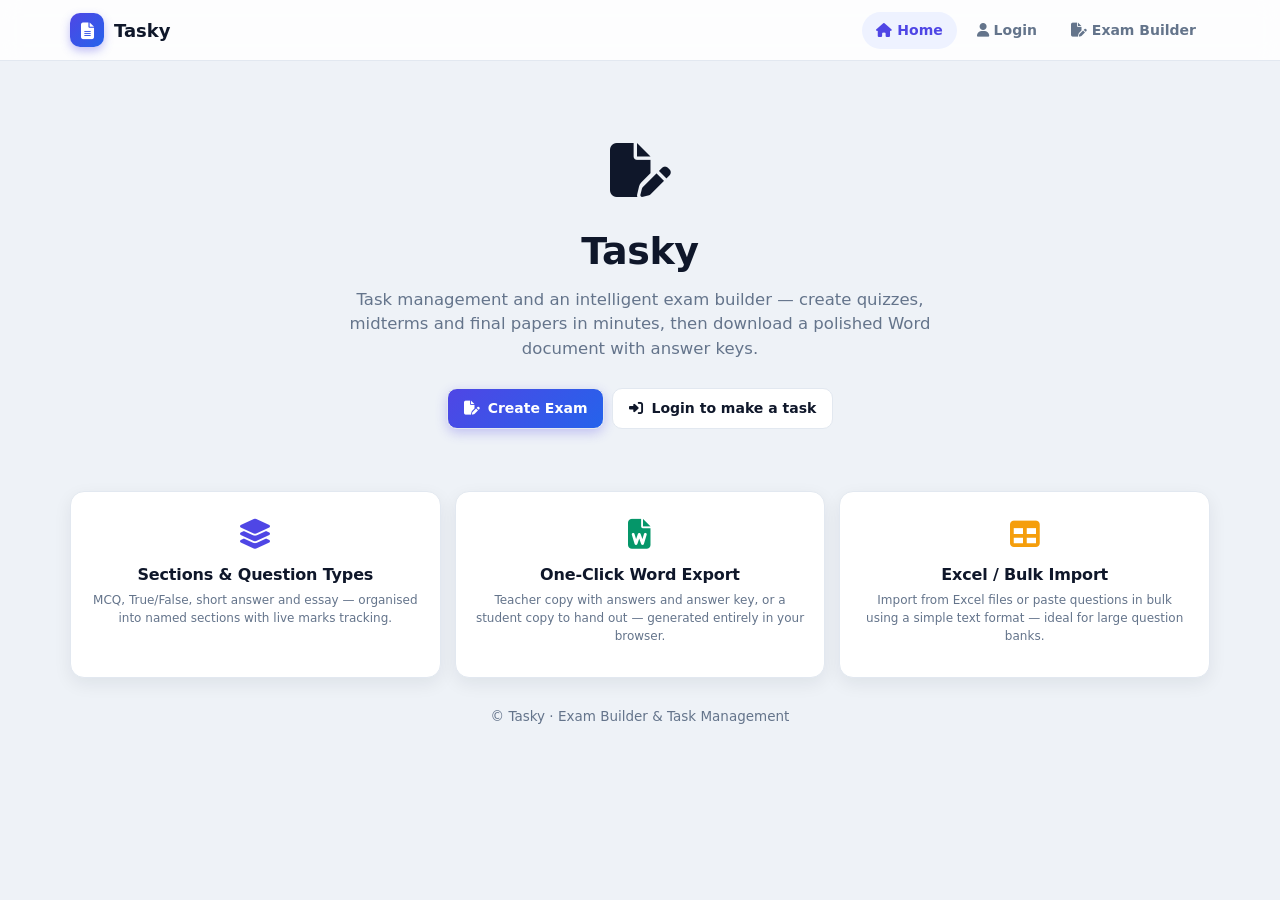
<file: index.html>
<!doctype html>
<html lang="en">
<head>
  <meta charset="utf-8" />
  <meta name="viewport" content="width=device-width,initial-scale=1" />
  <title>Tasky — Welcome</title>
  <link rel="stylesheet" href="assets/css/style.css?v=20260925.1">
  <link rel="stylesheet" href="https://cdnjs.cloudflare.com/ajax/libs/font-awesome/6.5.2/css/all.min.css">
</head>
<body>
  <header class="topnav">
    <div class="topnav-inner">
      <a class="brand" href="index.html">
        <span class="logo"><i class="fas fa-file-lines"></i></span>
        <span>Tasky</span>
      </a>
      <div class="spacer"></div>
      <nav class="nav-links">
        <a class="nav-link active" href="index.html"><i class="fas fa-home"></i> Home</a>
        <a class="nav-link hide-sm" href="login.html"><i class="fas fa-user"></i> Login</a>
        <a class="nav-link" href="create-exam.html"><i class="fas fa-file-pen"></i> Exam Builder</a>
      </nav>
    </div>
  </header>

  <main class="container">
    <div class="hero">
      <div class="hero-icon"><i class="fas fa-file-pen"></i></div>
      <h1>Tasky</h1>
      <p>Task management and an intelligent exam builder — create quizzes, midterms and final papers in minutes, then download a polished Word document with answer keys.</p>
      <div class="btn-row" style="justify-content:center">
        <a class="btn primary" href="create-exam.html"><i class="fas fa-file-pen"></i> Create Exam</a>
        <a class="btn" href="login.html"><i class="fas fa-right-to-bracket"></i> Login to make a task</a>
      </div>
    </div>

    <div class="feature-grid">
      <div class="panel" style="text-align:center">
        <div style="font-size:30px;margin-bottom:8px;color:var(--brand)"><i class="fas fa-layer-group"></i></div>
        <h3 style="font-size:16px">Sections &amp; Question Types</h3>
        <p class="hint" style="margin-top:6px">MCQ, True/False, short answer and essay — organised into named sections with live marks tracking.</p>
      </div>
      <div class="panel" style="text-align:center">
        <div style="font-size:30px;margin-bottom:8px;color:var(--ok)"><i class="fas fa-file-word"></i></div>
        <h3 style="font-size:16px">One-Click Word Export</h3>
        <p class="hint" style="margin-top:6px">Teacher copy with answers and answer key, or a student copy to hand out — generated entirely in your browser.</p>
      </div>
      <div class="panel" style="text-align:center">
        <div style="font-size:30px;margin-bottom:8px;color:var(--accent)"><i class="fas fa-table"></i></div>
        <h3 style="font-size:16px">Excel / Bulk Import</h3>
        <p class="hint" style="margin-top:6px">Import from Excel files or paste questions in bulk using a simple text format — ideal for large question banks.</p>
      </div>
    </div>

    <footer class="footer">© Tasky · Exam Builder &amp; Task Management</footer>
  </main>
</body>
</html>
</file>
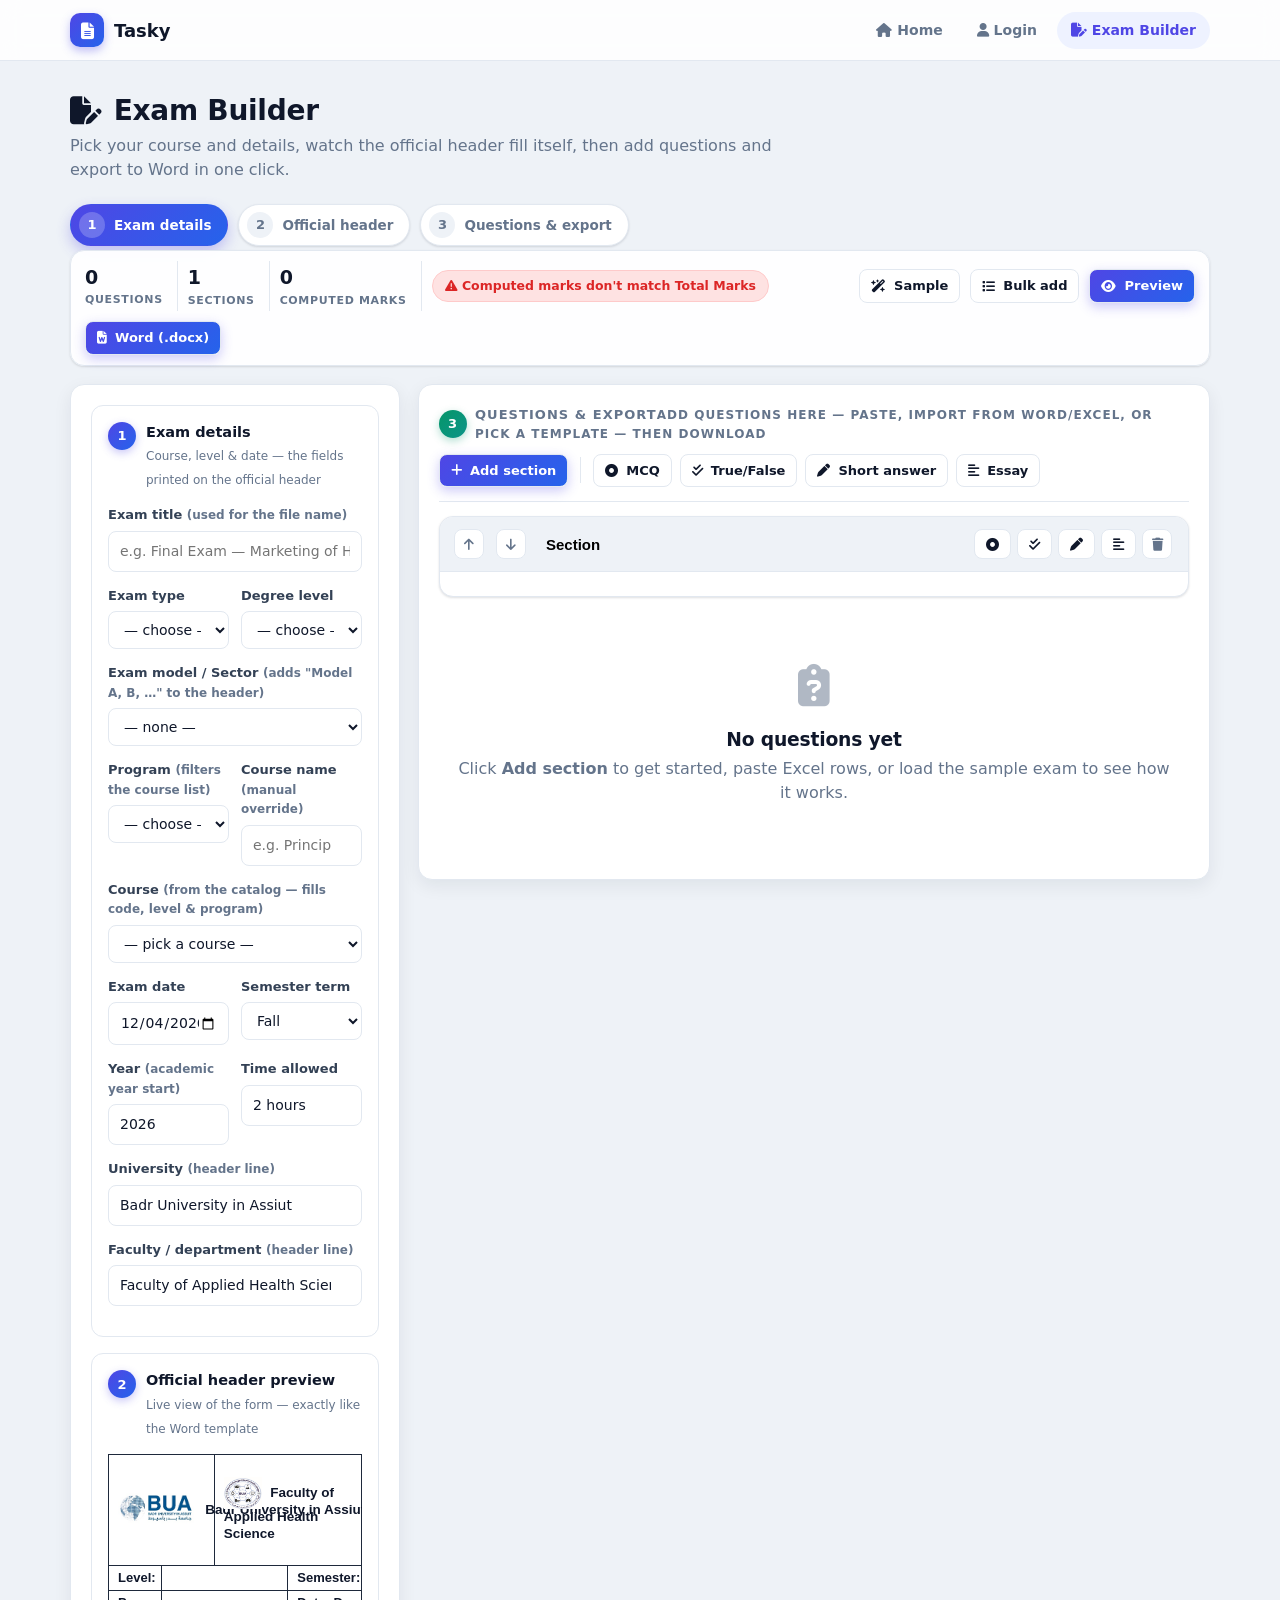
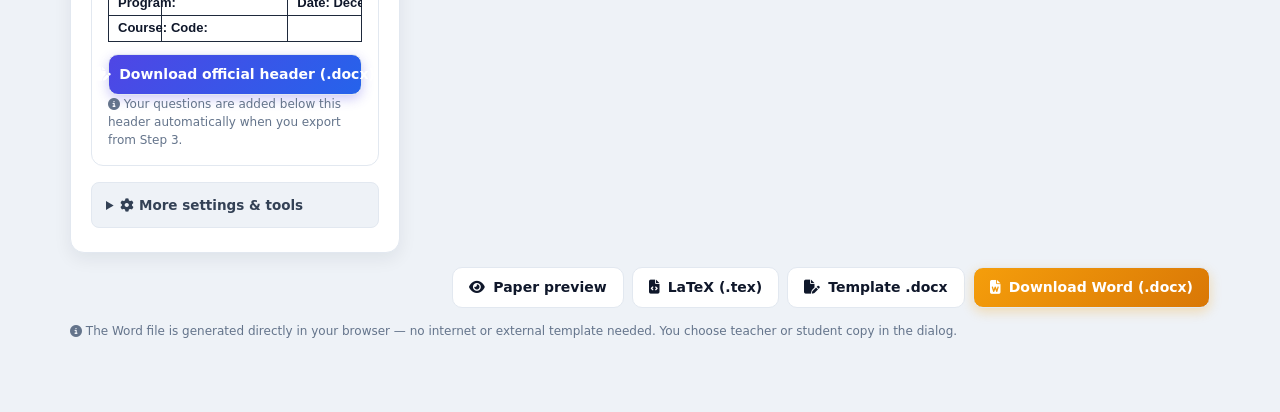
<file: create-exam.html>
<!doctype html>
<html lang="en">
<head>
  <meta charset="utf-8" />
  <meta name="viewport" content="width=device-width,initial-scale=1" />
  <title>Exam Builder — Tasky</title>
  <link rel="stylesheet" href="assets/css/style.css?v=20260925.3">
  <link rel="stylesheet" href="https://cdnjs.cloudflare.com/ajax/libs/font-awesome/6.5.2/css/all.min.css">
</head>
<body>
  <header class="topnav">
    <div class="topnav-inner">
      <a class="brand" href="index.html">
        <span class="logo"><i class="fas fa-file-lines"></i></span>
        <span>Tasky</span>
      </a>
      <div class="spacer"></div>
      <nav class="nav-links">
        <a class="nav-link hide-sm" href="index.html"><i class="fas fa-home"></i> Home</a>
        <a class="nav-link hide-sm" href="login.html"><i class="fas fa-user"></i> Login</a>
        <a class="nav-link active" href="create-exam.html"><i class="fas fa-file-pen"></i> Exam Builder</a>
      </nav>
    </div>
  </header>

  <main class="container">
    <div class="page-head">
      <h1><i class="fas fa-file-pen"></i> Exam Builder</h1>
      <p class="subtitle">Pick your course and details, watch the official header fill itself, then add questions and export to Word in one click.</p>
    </div>

    <div class="wizard-steps" aria-label="Builder steps">
      <div class="wz-step active" data-wz-target="wz-step-details"><b>1</b><span>Exam details</span></div>
      <div class="wz-step" data-wz-target="wz-step-header"><b>2</b><span>Official header</span></div>
      <div class="wz-step" data-wz-target="wz-step-questions"><b>3</b><span>Questions &amp; export</span></div>
    </div>

    <!-- Live summary -->
    <div class="summary-bar" id="summary-bar">
      <div class="stat"><b id="stat-questions">0</b><span>Questions</span></div>
      <div class="stat"><b id="stat-sections">1</b><span>Sections</span></div>
      <div class="stat"><b id="stat-marks">0</b><span>Computed marks</span></div>
      <div id="marks-warning" class="warn" style="display:none"><i class="fas fa-triangle-exclamation"></i> Computed marks don't match Total Marks</div>
      <div class="spacer"></div>
      <button type="button" class="btn small" data-open="sample"><i class="fas fa-wand-magic-sparkles"></i> Sample</button>
      <button type="button" class="btn small" data-open="bulk"><i class="fas fa-list"></i> Bulk add</button>
      <button type="button" class="btn small primary" data-open="preview"><i class="fas fa-eye"></i> Preview</button>
      <button type="button" class="btn small primary" id="download-word"><i class="fas fa-file-word"></i> Word (.docx)</button>
    </div>

    <div class="builder">
      <!-- ===================== SETTINGS (wizard steps 1-2) ===================== -->
      <aside class="panel" id="settings-panel">

        <!-- STEP 1 -->
        <div class="step-card" id="wz-step-details">
          <div class="step-card-head">
            <span class="step-badge">1</span>
            <div><b>Exam details</b><small>Course, level &amp; date — the fields printed on the official header</small></div>
          </div>

          <div class="field">
            <label>Exam title <small class="muted">(used for the file name)</small></label>
            <input type="text" id="exam-title" placeholder="e.g. Final Exam — Marketing of Healthcare">
          </div>

          <div class="grid-2">
            <div class="field">
              <label>Exam type</label>
              <select id="exam-type">
                <option value="">— choose —</option>
                <option>Quiz 1</option>
                <option>Quiz 2</option>
                <option>Quiz 3</option>
                <option>Midterm</option>
                <option>Practical 1</option>
                <option>Practical 2</option>
                <option>Practical</option>
                <option>Final</option>
                <option>Final Practical</option>
                <option>Other</option>
              </select>
            </div>
            <div class="field">
              <label>Degree level</label>
              <select id="wiz-level">
                <option value="">— choose —</option>
              </select>
              <input type="hidden" id="exam-level">
            </div>
          </div>

          <div class="field">
            <label>Exam model / Sector <small class="muted">(adds "Model A, B, …" to the header)</small></label>
            <select id="exam-model">
              <option value="">— none —</option>
              <option>A</option>
              <option>B</option>
              <option>C</option>
              <option>D</option>
              <option>E</option>
              <option>F</option>
            </select>
          </div>

          <div class="grid-2">
            <div class="field">
              <label>Program <small class="muted">(filters the course list)</small></label>
              <select id="exam-program">
                <option value="">— choose —</option>
                <option value="General">General</option>
                <option value="Technology of Critical Care">Critical</option>
                <option value="Radiology and Medical imaging">Radiology</option>
                <option value="Technology of Medical laboratory">Laboratory</option>
                <option value="Dental Laboratory Technology">Dental</option>
              </select>
            </div>
            <div class="field">
              <label>Course name <small class="muted">(manual override)</small></label>
              <input type="text" id="exam-course" list="dl-course" placeholder="e.g. Principles of Health Care Marketing">
            </div>
          </div>

          <div class="field">
            <label>Course <small class="muted">(from the catalog — fills code, level &amp; program)</small></label>
            <select id="wiz-course">
              <option value="">— pick a course —</option>
            </select>
          </div>

          <div class="grid-2">
            <div class="field">
              <label>Exam date</label>
              <input type="date" id="exam-date">
            </div>
            <div class="field">
              <label>Semester term</label>
              <select id="wiz-term">
                <option value="Fall">Fall</option>
                <option value="Spring">Spring</option>
                <option value="Summer">Summer</option>
              </select>
            </div>
          </div>

          <div class="grid-2">
            <div class="field">
              <label>Year <small class="muted">(academic year start)</small></label>
              <input type="number" id="wiz-year" min="2000" max="2100" step="1">
            </div>
            <div class="field">
              <label>Time allowed</label>
              <input type="text" id="exam-time" placeholder="e.g. 2 hours">
            </div>
          </div>

          <div class="field">
            <label>University <small class="muted">(header line)</small></label>
            <input type="text" id="exam-university" placeholder="e.g. Badr University in Assiut">
          </div>

          <div class="field">
            <label>Faculty / department <small class="muted">(header line)</small></label>
            <input type="text" id="exam-faculty" list="dl-dept" placeholder="e.g. Faculty of Technology of Applied Health Science">
          </div>
        </div>

        <!-- STEP 2 -->
        <div class="step-card" id="wz-step-header">
          <div class="step-card-head">
            <span class="step-badge">2</span>
            <div><b>Official header preview</b><small>Live view of the form — exactly like the Word template</small></div>
          </div>
          <div id="header-preview" class="hdr-prev-wrap"></div>
          <button type="button" class="btn primary" id="download-header" style="width:100%;margin-top:12px"><i class="fas fa-file-pen"></i> Download official header (.docx)</button>
          <p class="hint" style="margin-bottom:0"><i class="fas fa-circle-info"></i> Your questions are added below this header automatically when you export from Step&nbsp;3.</p>
        </div>

        <!-- MORE SETTINGS + TOOLS -->
        <details class="advanced more">
          <summary><i class="fas fa-gear"></i> More settings &amp; tools</summary>

          <div class="grid-2">
            <div class="field">
              <label>Course code</label>
              <input type="text" id="exam-code" list="dl-code" placeholder="e.g. PHM 3235">
            </div>
            <div class="field">
              <label>Department</label>
              <input type="text" id="exam-dept" list="dl-dept" placeholder="e.g. General">
            </div>
          </div>

          <div class="field">
            <label>Semester <small class="muted">(auto)</small></label>
            <input type="text" id="exam-semester" readonly placeholder="e.g. Fall 2025/2026 — from date + term">
          </div>

          <div class="grid-2">
            <div class="field">
              <label>Instructor name</label>
              <input type="text" id="exam-instructor" placeholder="e.g. Dr. John Smith">
            </div>
            <div class="field">
              <label>Duration (minutes)</label>
              <input type="number" id="exam-duration" min="1" value="60">
            </div>
          </div>

          <div class="field">
            <label>Total marks</label>
            <input type="number" id="exam-marks" min="1" value="100">
          </div>

          <div class="field">
            <label>Short instructions</label>
            <input type="text" id="exam-inst-short" value="Answer all questions. Write your name and student ID on every page.">
          </div>

          <div class="field">
            <label>Long instructions (optional)</label>
            <textarea id="exam-inst-long" rows="3" placeholder="Read all questions carefully. Manage your time. Show all workings…"></textarea>
          </div>

          <details class="advanced" style="margin-top:10px">
            <summary><i class="fas fa-sliders"></i> Advanced settings</summary>

            <label class="switch">
              <span>Include student name / ID fields on paper</span>
              <span><input type="checkbox" id="opt-student-fields" checked><span class="track"></span></span>
            </label>
            <p class="hint" id="final-hint" style="display:none;margin-top:-4px"><i class="fas fa-circle-info"></i> This is a <b>Final</b> exam — name/ID fields stay hidden automatically (anonymity).</p>

            <label class="switch">
              <span>Print instructions on the paper</span>
              <span><input type="checkbox" id="opt-instructions" checked><span class="track"></span></span>
            </label>

            <label class="switch">
              <span>Include a separate answer-key page (teacher copy)</span>
              <span><input type="checkbox" id="opt-answer-key" checked><span class="track"></span></span>
            </label>

            <label class="switch">
              <span>Shuffle option order when exporting (per question)</span>
              <span><input type="checkbox" id="opt-shuffle"><span class="track"></span></span>
            </label>

            <div class="field" style="margin-top:10px">
              <label>Paper size</label>
              <select id="opt-paper">
                <option value="a4">A4</option>
                <option value="letter">US Letter</option>
              </select>
            </div>
          </details>

          <div class="btn-row" style="margin-top:16px">
            <button type="button" class="btn small" data-open="catalog"><i class="fas fa-book-open"></i> Courses…</button>
            <button type="button" class="btn small" data-open="template"><i class="fas fa-file-import"></i> Template…</button>
            <button type="button" class="btn small" id="load-docx"><i class="fas fa-file-word"></i> Import .docx…</button>
            <input type="file" id="docx-file" accept=".docx" hidden>
            <button type="button" class="btn small" id="load-excel"><i class="fas fa-file-excel"></i> Excel…</button>
            <input type="file" id="excel-file" accept=".xlsx,.xls" hidden>
            <button type="button" class="btn small ghost" data-open="saved"><i class="fas fa-floppy-disk"></i> Saved</button>
            <button type="button" class="btn small ghost" data-open="json"><i class="fas fa-code"></i> JSON</button>
            <button type="button" class="btn small ghost" id="clear-all"><i class="fas fa-broom"></i> Clear</button>
          </div>

          <datalist id="dl-dept"></datalist>
          <datalist id="dl-course"></datalist>
          <datalist id="dl-code"></datalist>
          <datalist id="dl-semester"></datalist>
          <datalist id="dl-levels"></datalist>
        </details>
      </aside>

      <!-- ===================== QUESTIONS (STEP 3) ===================== -->
      <section class="panel" id="wz-step-questions">
        <div class="panel-title step3-head" style="margin-bottom:10px">
          <span class="step-badge">3</span>
          <div><b>Questions &amp; export</b><small>Add questions here — paste, import from Word/Excel, or pick a template — then download</small></div>
        </div>

        <div class="toolbar">
          <button type="button" class="btn small primary" id="add-section"><i class="fas fa-plus"></i> Add section</button>
          <div class="divider"></div>
          <button type="button" class="btn small" data-add-question="mcq"><i class="fas fa-circle-dot"></i> MCQ</button>
          <button type="button" class="btn small" data-add-question="tf"><i class="fas fa-check-double"></i> True/False</button>
          <button type="button" class="btn small" data-add-question="short"><i class="fas fa-pen"></i> Short answer</button>
          <button type="button" class="btn small" data-add-question="essay"><i class="fas fa-align-left"></i> Essay</button>
        </div>

        <div id="sections"></div>
        <div class="empty" id="empty-state" style="display:none">
          <div class="icon"><i class="fas fa-clipboard-question"></i></div>
          <h3>No questions yet</h3>
          <p>Click <b>Add section</b> to get started, paste Excel rows, or load the sample exam to see how it works.</p>
        </div>
      </section>
    </div>

    <div class="btn-row no-print" style="justify-content:flex-end">
      <button type="button" class="btn" id="preview"><i class="fas fa-eye"></i> Paper preview</button>
      <button type="button" class="btn" id="download-tex" title="Generate a LaTeX header form from the current exam settings"><i class="fas fa-file-code"></i> LaTeX (.tex)</button>
      <button type="button" class="btn" id="download-tpl" title="Generate the current exam on the bundled Word header form — keeps its logo and layout, fills time allowed, exam type, department, course and code, then adds the questions"><i class="fas fa-file-pen"></i> Template .docx</button>
      <button type="button" class="btn accent" id="download-word"><i class="fas fa-file-word"></i> Download Word (.docx)</button>
    </div>
    <p class="hint no-print"><i class="fas fa-circle-info"></i> The Word file is generated directly in your browser — no internet or external template needed. You choose teacher or student copy in the dialog.</p>
  </main>

  <!-- Preview modal -->
  <div class="modal-overlay" id="modal-preview">
    <div class="modal wide">
      <div class="modal-head">
        <h3><i class="fas fa-eye"></i> Paper preview</h3>
        <button type="button" class="icon-btn" data-close><i class="fas fa-xmark"></i></button>
      </div>
      <div class="modal-body">
        <div id="preview-paper"><!-- rendered paper --></div>
      </div>
      <div class="modal-actions">
        <button type="button" class="btn" data-close><i class="fas fa-xmark"></i> Close</button>
        <button type="button" class="btn" id="print-preview"><i class="fas fa-print"></i> Print</button>
      </div>
    </div>
  </div>

  <!-- Word export dialog -->
  <div class="modal-overlay" id="modal-word">
    <div class="modal">
      <div class="modal-head">
        <h3><i class="fas fa-file-word"></i> Download Word (.docx)</h3>
        <button type="button" class="icon-btn" data-close><i class="fas fa-xmark"></i></button>
      </div>
      <div class="modal-body">
        <label class="switch">
          <span><b>Teacher copy</b><br><small class="muted">Includes correct answers, marks &amp; answer key</small></span>
          <span><input type="radio" name="copy-type" id="copy-teacher" checked><span class="track"></span></span>
        </label>
        <label class="switch">
          <span><b>Student copy</b><br><small>Questions only — for printing and distributing</small></span>
          <span><input type="radio" name="copy-type" id="copy-student"><span class="track"></span></span>
        </label>
      </div>
      <div class="modal-actions">
        <button type="button" class="btn" data-close><i class="fas fa-xmark"></i> Cancel</button>
        <button type="button" class="btn primary" id="download-word-go"><i class="fas fa-download"></i> Download</button>
      </div>
    </div>
  </div>

  <!-- JSON dialog -->
  <div class="modal-overlay" id="modal-json">
    <div class="modal">
      <div class="modal-head">
        <h3><i class="fas fa-code"></i> Exam JSON</h3>
        <button type="button" class="icon-btn" data-close><i class="fas fa-xmark"></i></button>
      </div>
      <div class="modal-body">
        <p class="hint" style="margin-top:0">Copy to backup or paste back to restore an exam.</p>
        <textarea id="json-area" rows="12" class="mono" style="width:100%"></textarea>
      </div>
      <div class="modal-actions">
        <button type="button" class="btn" id="copy-json"><i class="fas fa-copy"></i> Copy</button>
        <button type="button" class="btn" id="download-json"><i class="fas fa-download"></i> Download .json</button>
        <button type="button" class="btn primary" id="import-json"><i class="fas fa-file-import"></i> Import from above</button>
      </div>
    </div>
  </div>

  <!-- Saved exams dialog -->
  <div class="modal-overlay" id="modal-saved">
    <div class="modal">
      <div class="modal-head">
        <h3><i class="fas fa-floppy-disk"></i> Saved exams</h3>
        <button type="button" class="icon-btn" data-close><i class="fas fa-xmark"></i></button>
      </div>
      <div class="modal-body">
        <div class="modal-actions" style="justify-content:flex-start;margin-top:0">
          <button type="button" class="btn primary small" id="save-exam"><i class="fas fa-floppy-disk"></i> Save current exam</button>
        </div>
        <div class="saved-list" id="saved-list"></div>
      </div>
    </div>
  </div>

  <!-- Bulk add dialog -->
  <div class="modal-overlay" id="modal-bulk">
    <div class="modal">
      <div class="modal-head">
        <h3><i class="fas fa-list"></i> Bulk add questions</h3>
        <button type="button" class="icon-btn" data-close><i class="fas fa-xmark"></i></button>
      </div>
      <div class="modal-body">
        <p class="hint" style="margin-top:0">Paste questions from any external source — the app reads each one and adds it as <b>MCQ</b>, <b>True/False</b>, <b>Short answer</b> or <b>Essay</b> automatically. Separate questions with a blank line (or number them <code>1.</code> <code>2.</code>). Old-style markers still work too.</p>
        <textarea id="bulk-area" rows="10" style="width:100%" placeholder="What is 2+2?
A. 2
B. 4
C. 6
D. 8
Answer: B

Water boils at 100 degree Celsius. True or False?
Answer: True

Define marketing mix.
Answer: The 4 Ps: product, price, place, promotion.

Explain the pricing strategies in healthcare. Use examples."></textarea>
        <div class="bulk-example small">
          <b>Detected automatically</b><br>
          options <code>A.</code>–<code>D.</code> = MCQ &nbsp;·&nbsp; <b>true / false</b> text = True/False &nbsp;·&nbsp; with <code>Answer:</code> = Short answer &nbsp;·&nbsp; long text/&ldquo;explain&rdquo; = Essay<br>
          <b>Still supported</b><br>
          <code>?</code> MCQ &nbsp;·&nbsp; <code>T:</code>/<code>F:</code> true-false &nbsp;·&nbsp; <code>SA:</code> short &nbsp;·&nbsp; <code>E:</code> essay &nbsp;·&nbsp; <code>* B</code> answer &nbsp;·&nbsp; <code>marks: 2</code>
        </div>
      </div>
      <div class="modal-actions">
        <button type="button" class="btn" data-close><i class="fas fa-xmark"></i> Cancel</button>
        <button type="button" class="btn primary" id="bulk-apply"><i class="fas fa-check"></i> Add to exam</button>
      </div>
    </div>
  </div>

  <!-- Sample confirm dialog -->
  <div class="modal-overlay" id="modal-sample">
    <div class="modal">
      <div class="modal-head">
        <h3><i class="fas fa-wand-magic-sparkles"></i> Load sample exam</h3>
        <button type="button" class="icon-btn" data-close><i class="fas fa-xmark"></i></button>
      </div>
      <div class="modal-body">
        <p>This replaces your <b>current questions and settings</b> with a ready-to-edit sample exam (marketing theme). Continue?</p>
      </div>
      <div class="modal-actions">
        <button type="button" class="btn" data-close>Cancel</button>
        <button type="button" class="btn primary" id="sample-apply">Load sample</button>
      </div>
    </div>
  </div>

  <!-- Course catalog dialog -->
  <div class="modal-overlay" id="modal-catalog">
    <div class="modal">
      <div class="modal-head">
        <h3><i class="fas fa-book-open"></i> Course catalog</h3>
        <button type="button" class="icon-btn" data-close><i class="fas fa-xmark"></i></button>
      </div>
      <div class="modal-body">
        <p class="hint" style="margin-top:0">Pick a course from <b>courses.xlsx</b> — this automatically fills the course name, code, department, semester and degree level fields.</p>
        <div class="grid-2">
          <div class="field">
            <label>Department</label>
            <select id="cat-dept"><option value="">— all —</option></select>
          </div>
          <div class="field">
            <label>Degree level</label>
            <select id="cat-level"><option value="">— all —</option></select>
          </div>
        </div>
        <div class="grid-2">
          <div class="field">
            <label>Semester</label>
            <select id="cat-semester"><option value="">— all —</option></select>
          </div>
          <div class="field">
            <label>Course</label>
            <select id="cat-course"><option value="">— pick a course —</option></select>
          </div>
        </div>
      </div>
      <div class="modal-actions">
        <button type="button" class="btn" data-close><i class="fas fa-xmark"></i> Cancel</button>
        <button type="button" class="btn primary" id="catalog-apply"><i class="fas fa-check"></i> Apply to exam</button>
      </div>
    </div>
  </div>

  <!-- Template import dialog -->
  <div class="modal-overlay" id="modal-template">
    <div class="modal">
      <div class="modal-head">
        <h3><i class="fas fa-file-import"></i> Template exam</h3>
        <button type="button" class="icon-btn" data-close><i class="fas fa-xmark"></i></button>
      </div>
      <div class="modal-body" id="template-list">
        <p class="hint" style="margin-top:0">Bundled exam templates you can load into the builder and edit — or download the original file as-is.</p>
      </div>
      <div class="modal-actions">
        <button type="button" class="btn" data-close><i class="fas fa-xmark"></i> Close</button>
        <button type="button" class="btn primary" id="template-load"><i class="fas fa-file-import"></i> Load into builder &amp; edit</button>
      </div>
    </div>
  </div>

  <div class="toast" id="toast"></div>

  <script src="assets/vendor/pizzip.min.js?v=20260925.3"></script>
  <script src="assets/vendor/FileSaver.min.js?v=20260925.3"></script>
  <script src="assets/js/docx.js?v=20260925.3"></script>
  <script src="assets/js/courses-data.js?v=20260925.3"></script>
  <script src="assets/js/template-exam.js?v=20260925.3"></script>
  <script src="assets/js/create-exam.js?v=20260925.3"></script>
</body>
</html>
</file>
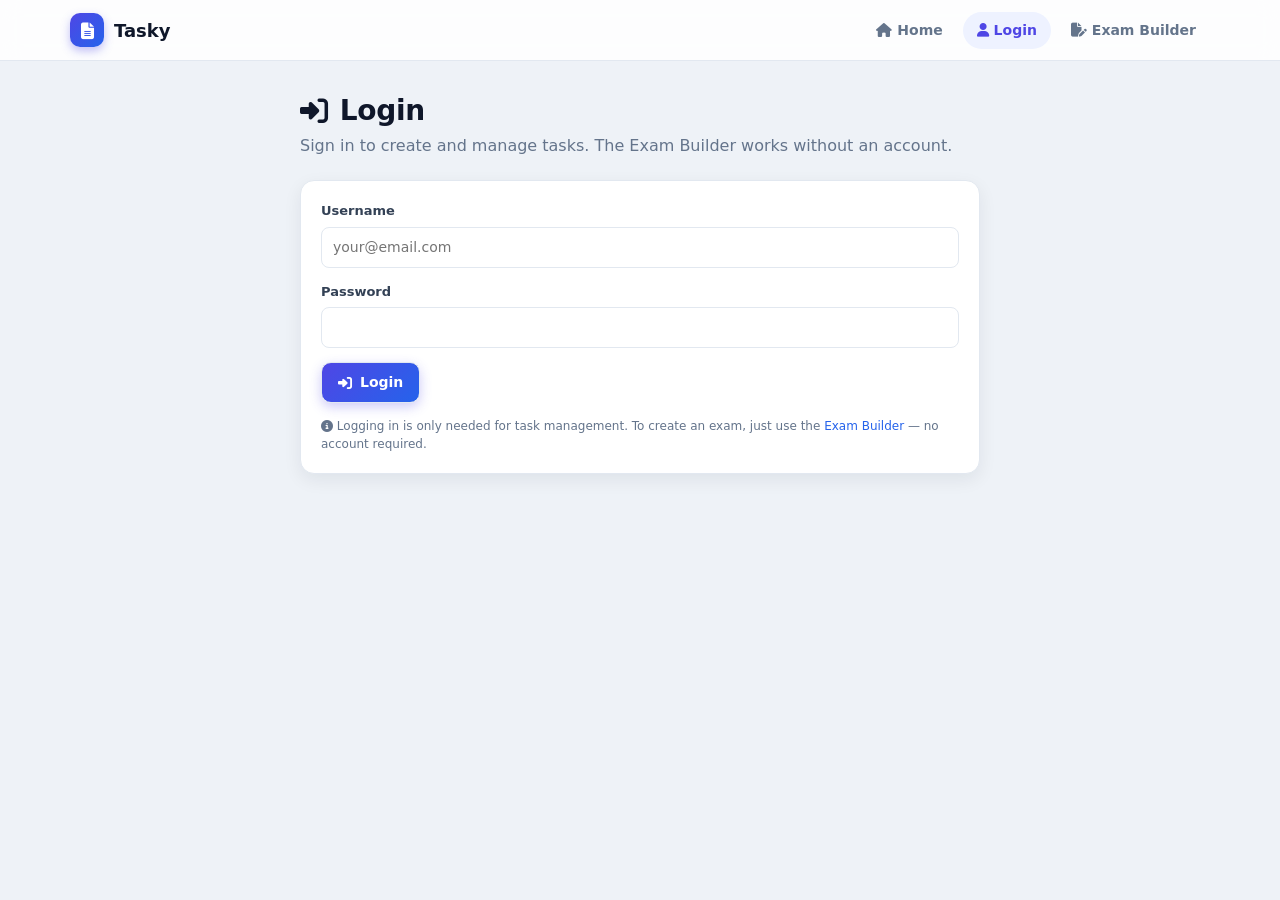
<file: login.html>
<!doctype html>
<html lang="en">
<head>
  <meta charset="utf-8" />
  <meta name="viewport" content="width=device-width,initial-scale=1" />
  <title>Login — Tasky</title>
  <link rel="stylesheet" href="assets/css/style.css?v=20260925.1">
  <link rel="stylesheet" href="https://cdnjs.cloudflare.com/ajax/libs/font-awesome/6.5.2/css/all.min.css">
</head>
<body>
  <header class="topnav">
    <div class="topnav-inner">
      <a class="brand" href="index.html">
        <span class="logo"><i class="fas fa-file-lines"></i></span>
        <span>Tasky</span>
      </a>
      <div class="spacer"></div>
      <nav class="nav-links">
        <a class="nav-link hide-sm" href="index.html"><i class="fas fa-home"></i> Home</a>
        <a class="nav-link active" href="login.html"><i class="fas fa-user"></i> Login</a>
        <a class="nav-link" href="create-exam.html"><i class="fas fa-file-pen"></i> Exam Builder</a>
      </nav>
    </div>
  </header>

  <main class="container narrow">
    <div class="page-head">
      <h1><i class="fas fa-right-to-bracket"></i> Login</h1>
      <p class="subtitle">Sign in to create and manage tasks. The Exam Builder works without an account.</p>
    </div>

    <div class="panel">
      <form id="login-form">
        <div class="field">
          <label for="username">Username</label>
          <input type="text" id="username" placeholder="your@email.com" required>
        </div>
        <div class="field">
          <label for="password">Password</label>
          <input type="password" id="password" required>
        </div>
        <div class="btn-row" style="margin-top:6px">
          <button type="submit" class="btn primary"><i class="fas fa-right-to-bracket"></i> Login</button>
        </div>
        <p class="hint" style="margin-top:12px;margin-bottom:0"><i class="fas fa-circle-info"></i> Logging in is only needed for task management. To create an exam, just use the <a href="create-exam.html">Exam Builder</a> — no account required.</p>
      </form>
    </div>
  </main>
</body>
</html>
</file>
<file: assets/css/style.css>
/* ============================================================
   Tasky — design system
   ============================================================ */
:root{
  --bg:#eef2f7;
  --card:#ffffff;
  --ink:#0f172a;
  --muted:#64748b;
  --line:#e2e8f0;
  --line-soft:#eef2f7;
  --brand:#4f46e5;
  --brand-2:#2563eb;
  --brand-soft:#eef2ff;
  --accent:#f59e0b;
  --accent-soft:#fef3c7;
  --ok:#059669;
  --ok-soft:#d1fae5;
  --danger:#dc2626;
  --danger-soft:#fee2e2;
  --info:#0891b2;
  --info-soft:#cffafe;
  --violet:#7c3aed;
  --radius:14px;
  --radius-sm:8px;
  --shadow-sm:0 1px 2px rgba(15,23,42,.06),0 1px 3px rgba(15,23,42,.08);
  --shadow:0 6px 18px rgba(15,23,42,.07);
  --shadow-lg:0 18px 40px rgba(15,23,42,.14);
  --max:1180px;
}
*{box-sizing:border-box}
html{-webkit-text-size-adjust:100%}
body{
  font-family:Inter,ui-sans-serif,system-ui,-apple-system,"Segoe UI",Roboto,"Helvetica Neue",Arial;
  background:var(--bg);
  color:var(--ink);
  margin:0;
  line-height:1.5;
  -webkit-font-smoothing:antialiased;
}
a{color:var(--brand-2);text-decoration:none}
a:hover{text-decoration:underline}
h1,h2,h3{margin:0;line-height:1.25;letter-spacing:-.01em}
p{margin:0 0 12px}
code,.mono{font-family:ui-monospace,SFMono-Regular,Menlo,Consolas,monospace;font-size:.92em}

/* ---------- Top navigation ---------- */
.topnav{
  position:sticky;top:0;z-index:40;
  background:rgba(255,255,255,.86);
  backdrop-filter:blur(10px);
  border-bottom:1px solid var(--line);
}
.topnav-inner{
  max-width:var(--max);margin:0 auto;padding:0 20px;
  height:60px;display:flex;align-items:center;gap:8px;
}
.brand{
  display:flex;align-items:center;gap:10px;font-weight:800;font-size:18px;color:var(--ink);
}
.brand:hover{text-decoration:none}
.brand .logo{
  width:34px;height:34px;border-radius:10px;flex:none;
  background:linear-gradient(135deg,var(--brand),var(--brand-2));
  display:grid;place-items:center;color:#fff;font-size:17px;
  box-shadow:0 4px 10px rgba(79,70,229,.35);
}
.topnav .spacer{flex:1}
.topnav .nav-links{display:flex;align-items:center;gap:6px}
.nav-link{
  padding:8px 14px;border-radius:999px;font-size:14px;font-weight:600;color:var(--muted);
}
.nav-link:hover{background:var(--line-soft);text-decoration:none;color:var(--ink)}
.nav-link.active{background:var(--brand-soft);color:var(--brand)}

/* ---------- Layout ---------- */
.container{max-width:var(--max);margin:0 auto;padding:26px 20px 60px}
.container.narrow{max-width:720px}
.page-head{margin:6px 0 22px}
.page-head h1{font-size:28px;display:flex;align-items:center;gap:12px}
.page-head .subtitle{color:var(--muted);margin:6px 0 0;max-width:720px}

/* ---------- Panels & cards ---------- */
.panel{
  background:var(--card);border:1px solid var(--line);border-radius:var(--radius);
  box-shadow:var(--shadow);padding:20px;
}
.panel-title{
  font-size:13px;font-weight:700;letter-spacing:.08em;text-transform:uppercase;
  color:var(--muted);margin:0 0 4px;display:flex;align-items:center;gap:8px;
}
.panel-sub{font-size:13px;color:var(--muted);margin:0 0 14px}
.card-grid{display:grid;gap:18px}
.grid-2{display:grid;grid-template-columns:repeat(2,minmax(0,1fr));gap:12px}

/* ---------- Buttons ---------- */
.btn{
  display:inline-flex;align-items:center;justify-content:center;gap:8px;
  padding:9px 16px;border-radius:10px;border:1px solid transparent;
  font:inherit;font-size:14px;font-weight:600;cursor:pointer;color:var(--ink);
  background:#fff;border-color:var(--line);white-space:nowrap;
  transition:background .15s,transform .05s,border-color .15s,box-shadow .15s;
}
.btn:hover{background:var(--line-soft);text-decoration:none}
.btn:active{transform:translateY(1px)}
.btn:disabled{opacity:.55;cursor:not-allowed}
.btn.primary{background:linear-gradient(135deg,var(--brand),var(--brand-2));color:#fff;box-shadow:0 4px 12px rgba(79,70,229,.28)}
.btn.primary:hover{background:linear-gradient(135deg,var(--brand-2),#1d4ed8);box-shadow:0 6px 16px rgba(79,70,229,.35)}
.btn.accent{background:linear-gradient(135deg,#f59e0b,#d97706);color:#fff;box-shadow:0 4px 12px rgba(245,158,11,.28)}
.btn.accent:hover{background:linear-gradient(135deg,#f59e0b,#b45309);box-shadow:0 6px 16px rgba(245,158,11,.35)}
.btn.danger{background:#fff;color:var(--danger);border-color:#fecaca}
.btn.danger:hover{background:var(--danger-soft);border-color:var(--danger)}
.btn.ghost{background:transparent;border-color:transparent;color:var(--muted)}
.btn.ghost:hover{background:var(--line-soft);color:var(--ink)}
.btn.small{padding:6px 11px;font-size:13px;border-radius:8px}
.btn.icon{padding:7px 9px}
.btn-row{display:flex;flex-wrap:wrap;gap:8px;align-items:center;margin:14px 0}
.icon-btn{
  width:30px;height:30px;border-radius:8px;border:1px solid var(--line);background:#fff;
  color:var(--muted);cursor:pointer;display:grid;place-items:center;font-size:13px;
  transition:all .15s;
}
.icon-btn:hover{background:var(--brand-soft);color:var(--brand);border-color:#c7d2fe}
.icon-btn.danger:hover{background:var(--danger-soft);color:var(--danger);border-color:#fecaca}

/* ---------- Forms ---------- */
.field{display:flex;flex-direction:column;gap:6px;margin-bottom:14px}
.field > label{font-size:13px;font-weight:600;color:#334155}
input[type=text],input[type=date],input[type=number],input[type=password],input[type=email],
textarea,select{
  width:100%;padding:9px 11px;border:1px solid var(--line);border-radius:var(--radius-sm);
  font:inherit;font-size:14px;color:var(--ink);background:#fff;outline:none;
  transition:border-color .15s,box-shadow .15s;
}
input:focus,textarea:focus,select:focus{
  border-color:var(--brand-2);box-shadow:0 0 0 3px rgba(37,99,235,.15);
}
textarea{resize:vertical}
input[type=file]{font-size:13px;color:var(--muted)}
input[type=checkbox]{accent-color:var(--brand);width:16px;height:16px}
.hint{font-size:12px;color:var(--muted)}
.muted{color:var(--muted)}
small{font-size:12px}
details.advanced{border:1px solid var(--line);border-radius:var(--radius-sm);padding:12px 14px;margin:16px 0;background:var(--line-soft)}
details.advanced summary{cursor:pointer;font-weight:600;font-size:13.5px;color:#334155;user-select:none}
details.advanced[open] summary{margin-bottom:12px}

/* toggle switch */
.switch{display:flex;align-items:center;gap:10px;justify-content:space-between;margin:10px 0;cursor:pointer}
.switch > span{font-size:14px;font-weight:500}
.switch input{position:absolute;opacity:0;pointer-events:none}
.track{width:40px;height:22px;border-radius:999px;background:#cbd5e1;position:relative;transition:background .2s;flex:none}
.track::after{content:"";position:absolute;top:2px;left:2px;width:18px;height:18px;border-radius:50%;background:#fff;box-shadow:0 1px 3px rgba(0,0,0,.25);transition:transform .2s}
.switch input:checked + .track{background:var(--brand)}
.switch input:checked + .track::after{transform:translateX(18px)}

/* ---------- Badges & chips ---------- */
.badge{
  display:inline-flex;align-items:center;gap:6px;padding:3px 10px;border-radius:999px;
  font-size:12px;font-weight:700;line-height:1.4;
}
.badge.mcq{background:var(--brand-soft);color:var(--brand)}
.badge.tf{background:var(--info-soft);color:var(--info)}
.badge.short{background:var(--accent-soft);color:#b45309}
.badge.essay{background:#f3e8ff;color:var(--violet)}
.badge.ok{background:var(--ok-soft);color:var(--ok)}
.badge.warn{background:var(--danger-soft);color:var(--danger)}
.chip{display:inline-flex;align-items:center;gap:6px;padding:4px 12px;border-radius:999px;background:var(--card);border:1px solid var(--line);font-size:13px;font-weight:600}

/* ---------- Summary bar ---------- */
.summary-bar{
  position:sticky;top:60px;z-index:30;
  display:flex;flex-wrap:wrap;align-items:center;gap:10px;
  background:rgba(255,255,255,.92);backdrop-filter:blur(8px);
  border:1px solid var(--line);border-radius:var(--radius);
  box-shadow:var(--shadow-sm);padding:10px 14px;margin:0 0 18px;
}
.summary-bar .stat{display:flex;flex-direction:column;gap:1px;padding:2px 14px 2px 0;border-right:1px solid var(--line)}
.summary-bar .stat:last-child{border-right:none}
.summary-bar .stat b{font-size:19px;font-weight:800}
.summary-bar .stat span{font-size:11px;text-transform:uppercase;letter-spacing:.06em;color:var(--muted);font-weight:700}
.summary-bar .warn{border:1px solid #fecaca;background:var(--danger-soft);color:var(--danger);
  padding:6px 12px;border-radius:999px;font-size:12.5px;font-weight:600}
.summary-bar .spacer{flex:1}

/* ---------- Builder layout ---------- */
.builder{display:grid;grid-template-columns:330px 1fr;gap:18px;align-items:start}
.toolbar{display:flex;flex-wrap:wrap;gap:8px;align-items:center;border-bottom:1px solid var(--line);padding-bottom:14px;margin-bottom:14px}
.toolbar .divider{width:1px;height:26px;background:var(--line);margin:0 4px}

/* ---------- Sections ---------- */
.section{border:1px solid var(--line);border-radius:var(--radius);margin-bottom:16px;background:#fff;overflow:hidden;box-shadow:var(--shadow-sm)}
.section-head{
  display:flex;align-items:center;gap:10px;padding:12px 14px;
  background:var(--line-soft);border-bottom:1px solid var(--line);
}
.section-head .icon-btn{margin-right:2px}
.section-title{
  flex:1;font-weight:700;font-size:15px;border:none;background:transparent;
  padding:6px 8px;border-radius:6px;
}
.section-title:hover{background:#fff}
.section-title:focus{background:#fff}
.section-body{padding:12px 14px}
.section-actions{display:flex;gap:6px;flex-wrap:wrap}

/* ---------- Question card ---------- */
.question-card{
  border:1px solid var(--line);border-radius:var(--radius-sm);
  padding:14px 14px 12px;margin-bottom:12px;background:#fff;
  transition:border-color .15s,box-shadow .15s;
}
.question-card:hover{border-color:#c7d2fe;box-shadow:var(--shadow-sm)}
.question-card.tf .q-text-area{background:var(--info-soft)}
.q-top{display:flex;gap:10px;align-items:flex-start;margin-bottom:10px}
.q-number{
  flex:none;width:26px;height:26px;border-radius:8px;background:var(--brand-soft);color:var(--brand);
  display:grid;place-items:center;font-size:13px;font-weight:800;margin-top:2px;
}
.q-text{
  flex:1;border:none;background:var(--line-soft);padding:8px 10px;border-radius:8px;
  font-size:14px;font-weight:600;
}
.q-text:focus{background:#fff}
.q-actions{display:flex;gap:4px;flex:none;opacity:.45;transition:opacity .15s}
.question-card:hover .q-actions{opacity:1}
.q-choices{display:grid;grid-template-columns:1fr 1fr;gap:8px;margin-bottom:10px}
.choice{display:flex;align-items:center;gap:8px}
.choice .key{
  flex:none;width:26px;height:26px;border-radius:8px;border:1px solid var(--line);
  display:grid;place-items:center;font-size:12.5px;font-weight:800;color:var(--muted);
  cursor:pointer;background:#fff;transition:all .15s;
}
.choice .key:hover{border-color:var(--brand-2);color:var(--brand)}
.choice .key.correct{background:var(--ok-soft);border-color:var(--ok);color:var(--ok)}
.choice input{padding:7px 9px;font-size:13.5px}
.q-foot{display:flex;gap:14px;align-items:center;flex-wrap:wrap}
.q-foot .marks{display:flex;align-items:center;gap:7px;font-size:13px;color:var(--muted)}
.q-foot .marks input{width:74px}
.q-foot .spacer{flex:1}
.q-answer-note{font-size:13px;font-weight:600;color:var(--ok)}
.tf-row{display:flex;gap:14px;align-items:center;margin-bottom:10px}
.tf-row label{display:flex;gap:8px;align-items:center;font-size:14px;cursor:pointer;font-weight:600}
.tf-row input{accent-color:var(--ok);width:18px;height:18px}
.q-model textarea{background:var(--ok-soft);border-color:#a7f3d0}

/* ---------- Empty state ---------- */
.empty{text-align:center;padding:42px 16px;color:var(--muted)}
.empty .icon{font-size:42px;margin-bottom:10px;opacity:.5}
.empty h3{margin-bottom:6px;color:var(--ink)}

/* ---------- Modal ---------- */
.modal-overlay{
  position:fixed;inset:0;background:rgba(15,23,42,.55);backdrop-filter:blur(4px);
  display:none;align-items:flex-start;justify-content:center;z-index:100;padding:40px 16px;overflow:auto;
}
.modal-overlay.open{display:flex}
.modal{
  background:#fff;border-radius:var(--radius);box-shadow:var(--shadow-lg);
  width:100%;max-width:640px;padding:22px;animation:pop .18s ease;
}
@keyframes pop{from{transform:translateY(8px) scale(.98);opacity:0}to{transform:none;opacity:1}}
.modal.wide{max-width:860px}
.modal-head{display:flex;align-items:center;justify-content:space-between;margin-bottom:14px}
.modal-head h3{font-size:19px}
.modal-body{font-size:14.5px}
.modal-actions{display:flex;gap:8px;justify-content:flex-end;margin-top:16px}

/* ---------- Print paper preview ---------- */
.paper{
  background:#fff;color:#111;font-family:Georgia,"Times New Roman",serif;
  box-shadow:var(--shadow);border:1px solid var(--line);border-radius:4px;
  padding:46px 52px;margin:6px 0;max-width:800px;
}
.paper .paper-head{text-align:center;margin-bottom:18px;border-bottom:2px solid #111;padding-bottom:14px}
.paper .paper-univ{font-size:16px;font-weight:800;letter-spacing:.4px;margin-bottom:4px}
.paper h2{margin:0;font-size:24px;letter-spacing:0}
.paper .paper-sub{font-size:14px;margin-top:6px}
.paper .paper-ident{display:flex;justify-content:space-between;gap:20px;margin:14px 0;font-size:14px}
.paper .paper-ident span{border-bottom:1px dotted #333;flex:1;margin-left:6px}
.paper .paper-inst{font-size:13px;margin:12px 0 18px;padding:10px 14px;border:1px solid #999;border-radius:4px;background:#fafafa}
.paper .paper-sec{font-weight:700;text-align:center;font-size:16px;margin:22px 0 12px;border-bottom:1px solid #555;padding-bottom:6px}
.paper .paper-q{margin:12px 0;font-size:14.5px}
.paper .paper-q .paper-options{margin:4px 0 2px 18px}
.paper .paper-q .paper-options div{margin:2px 0}
.paper .paper-ans{margin-left:18px;font-style:italic;color:#333;font-size:13px;margin-top:4px}
.paper .paper-blank{border-bottom:1px solid #111;height:22px;margin:6px 0}
.paper .answer-key .paper-ans{margin-left:0}
@media print{
  body{background:#fff}
  .topnav,.modal-actions,.no-print{display:none !important}
  .modal-overlay{position:static;background:none;padding:0;display:block;overflow:visible}
  .modal{box-shadow:none;max-width:none;padding:0}
  .modal.wide{max-width:none}
  .paper{box-shadow:none;border:none;max-width:none;padding:0;margin:0}
}

/* ---------- Toast ---------- */
.toast{
  position:fixed;bottom:22px;left:50%;transform:translate(-50%,80px);z-index:200;
  background:#0f172a;color:#fff;padding:11px 20px;border-radius:999px;font-size:14px;font-weight:600;
  box-shadow:var(--shadow-lg);opacity:0;transition:transform .25s,opacity .25s;max-width:92vw;
}
.toast.show{transform:translate(-50%,0);opacity:1}
.toast.success{background:var(--ok)}
.toast.error{background:var(--danger)}
.toast.info{background:#0f172a}

/* ---------- Saved list ---------- */
.saved-list{display:flex;flex-direction:column;gap:8px;margin-top:6px}
.saved-item{display:flex;align-items:center;gap:10px;padding:10px 12px;border:1px solid var(--line);border-radius:var(--radius-sm)}
.saved-item .meta{flex:1;min-width:0}
.saved-item .name{font-weight:600;font-size:14px;overflow:hidden;text-overflow:ellipsis;white-space:nowrap}
.saved-item .sub{font-size:12px;color:var(--muted)}

/* ---------- Misc ---------- */
.divider{height:1px;background:var(--line);margin:16px 0}
.bulk-example{background:var(--line-soft);border-radius:var(--radius-sm);padding:12px;font-size:12.5px;overflow:auto;margin-top:10px}
.output{background:#0b1220;color:#e6eef8;padding:12px;border-radius:6px;overflow:auto;font-size:12.5px}
.footer{color:var(--muted);font-size:13.5px;margin-top:28px;text-align:center}
.hero{text-align:center;padding:44px 16px 40px}
.hero .hero-icon{font-size:54px;margin-bottom:16px}
.hero h1{font-size:38px}
.hero p{font-size:16.5px;color:var(--muted);max-width:640px;margin:12px auto 26px}
.feature-grid{display:grid;grid-template-columns:repeat(3,1fr);gap:14px;margin-top:8px}
@media (max-width:900px){.feature-grid{grid-template-columns:1fr 1fr}}
@media (max-width:640px){.feature-grid{grid-template-columns:1fr}}

/* ---------- Responsive ---------- */
@media (max-width:980px){
  .builder{grid-template-columns:1fr}
  .q-choices{grid-template-columns:1fr}
  .topnav-inner{padding:0 14px}
  .container{padding:18px 12px 50px}
  body{padding:0}
  .nav-link.hide-sm{display:none}
}
/* ============================================================
   Wizard steps (Exam Builder)
   ============================================================ */
.wizard-steps{display:flex;align-items:center;gap:10px;margin:18px 0 4px;flex-wrap:wrap}
.wz-step{
  display:inline-flex;align-items:center;gap:9px;padding:7px 16px 7px 8px;border-radius:999px;
  background:var(--card);border:1px solid var(--line);box-shadow:var(--shadow-sm);
  font-size:13.5px;font-weight:700;color:var(--muted);cursor:pointer;transition:all .15s;
}
.wz-step:hover{border-color:#c7d2fe;color:var(--ink)}
.wz-step.active{
  background:linear-gradient(135deg,var(--brand),var(--brand-2));color:#fff;border-color:transparent;
  box-shadow:0 6px 14px rgba(79,70,229,.3);
}
.wz-step b{
  width:26px;height:26px;border-radius:50%;display:grid;place-items:center;
  background:var(--brand-soft);color:var(--brand);font-size:13px;
}
.wz-step.active b{background:rgba(255,255,255,.22);color:#fff}
.wz-step:not(.active) b{background:var(--line-soft);color:var(--muted)}

/* ---------- step cards ---------- */
.step-card{border:1px solid var(--line);border-radius:12px;padding:16px;background:var(--card);margin-bottom:16px}
.step-card-head{display:flex;align-items:flex-start;gap:10px;margin-bottom:14px}
.step-card-head b{font-size:14.5px;display:block}
.step-card-head small{color:var(--muted);font-size:12px;line-height:1.35}
.step-badge{
  flex:none;width:28px;height:28px;border-radius:50%;display:grid;place-items:center;
  background:linear-gradient(135deg,var(--brand),var(--brand-2));color:#fff;font-weight:800;font-size:13px;
  box-shadow:0 3px 8px rgba(79,70,229,.3);
}
.step3-head .step-badge{background:linear-gradient(135deg,#059669,#0d9488);box-shadow:0 3px 8px rgba(5,150,105,.3)}
details.advanced.more{margin:0 0 4px}
details.advanced.more[open]{margin-bottom:16px}

/* ---------- official header preview ---------- */
.hdr-prev-wrap{overflow:auto}
.hdr-prev-table{
  width:100%;border-collapse:collapse;table-layout:fixed;
  border:1px solid #1e293b;background:#fff;
  font-family:Calibri,"Segoe UI",Arial,sans-serif;font-size:13px;color:#0f172a;line-height:1.25;
}
.hdr-prev-table td{border:1px solid #1e293b;padding:4px 9px;vertical-align:middle}
.hp-univ{font-weight:700;white-space:nowrap;text-align:center;font-size:13.5px}
.hp-univ img{height:34px;vertical-align:middle;margin-right:8px}
.hp-top{padding:22px 9px !important}
.hp-fac{font-weight:700;text-align:left;font-size:13.5px}
.hp-logo-sm{height:32px;vertical-align:middle;margin-right:8px}
.hp-label{font-weight:700;white-space:nowrap;text-align:left;font-size:13px}
.hp-type{
  font-family:"Albertus Extra Bold","Albertus MT",Calibri,Arial,sans-serif;
  font-size:19px;font-weight:700;text-align:center;text-decoration:underline;letter-spacing:.3px;white-space:nowrap;
}
.paper-tbl{margin:0 0 16px}
.hp-empty{
  border:1px dashed #cbd5e1;border-radius:10px;background:var(--line-soft);
  color:var(--muted);font-size:13px;text-align:center;padding:26px 12px;
}
</file>
